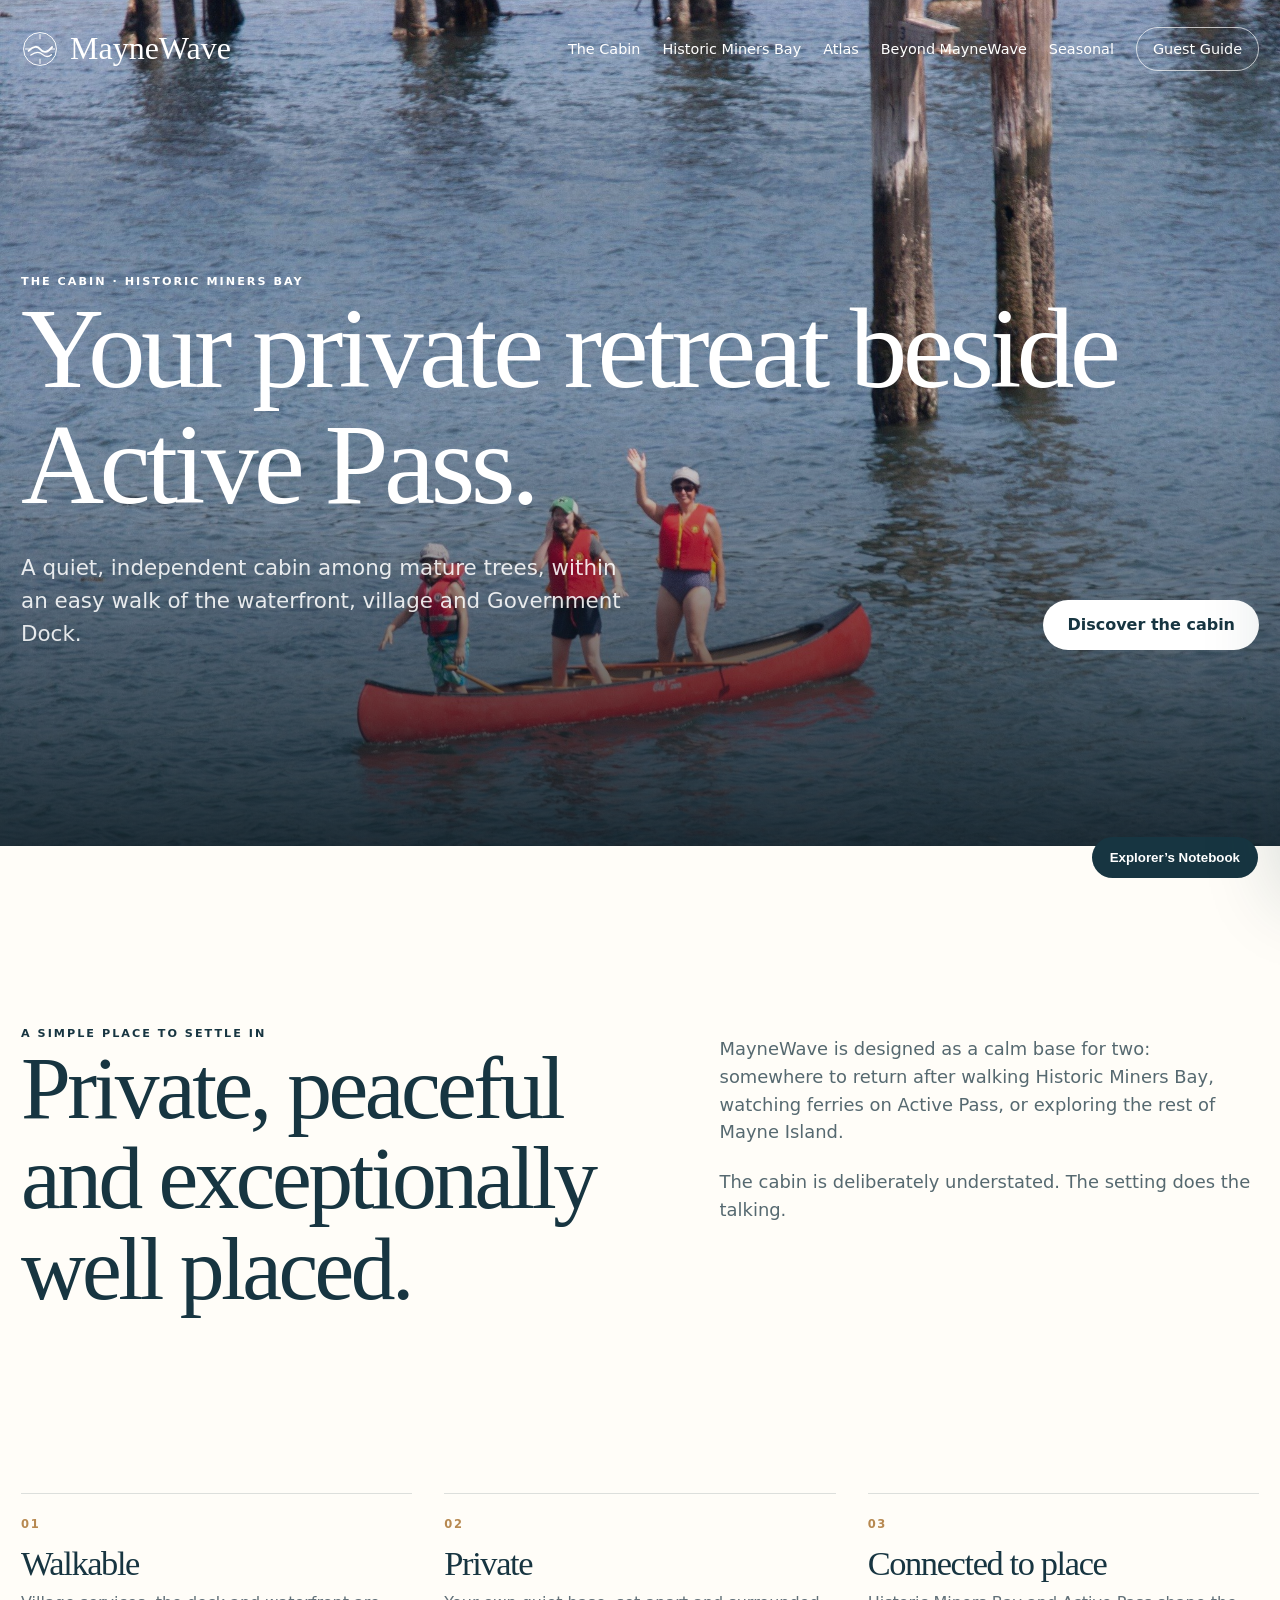
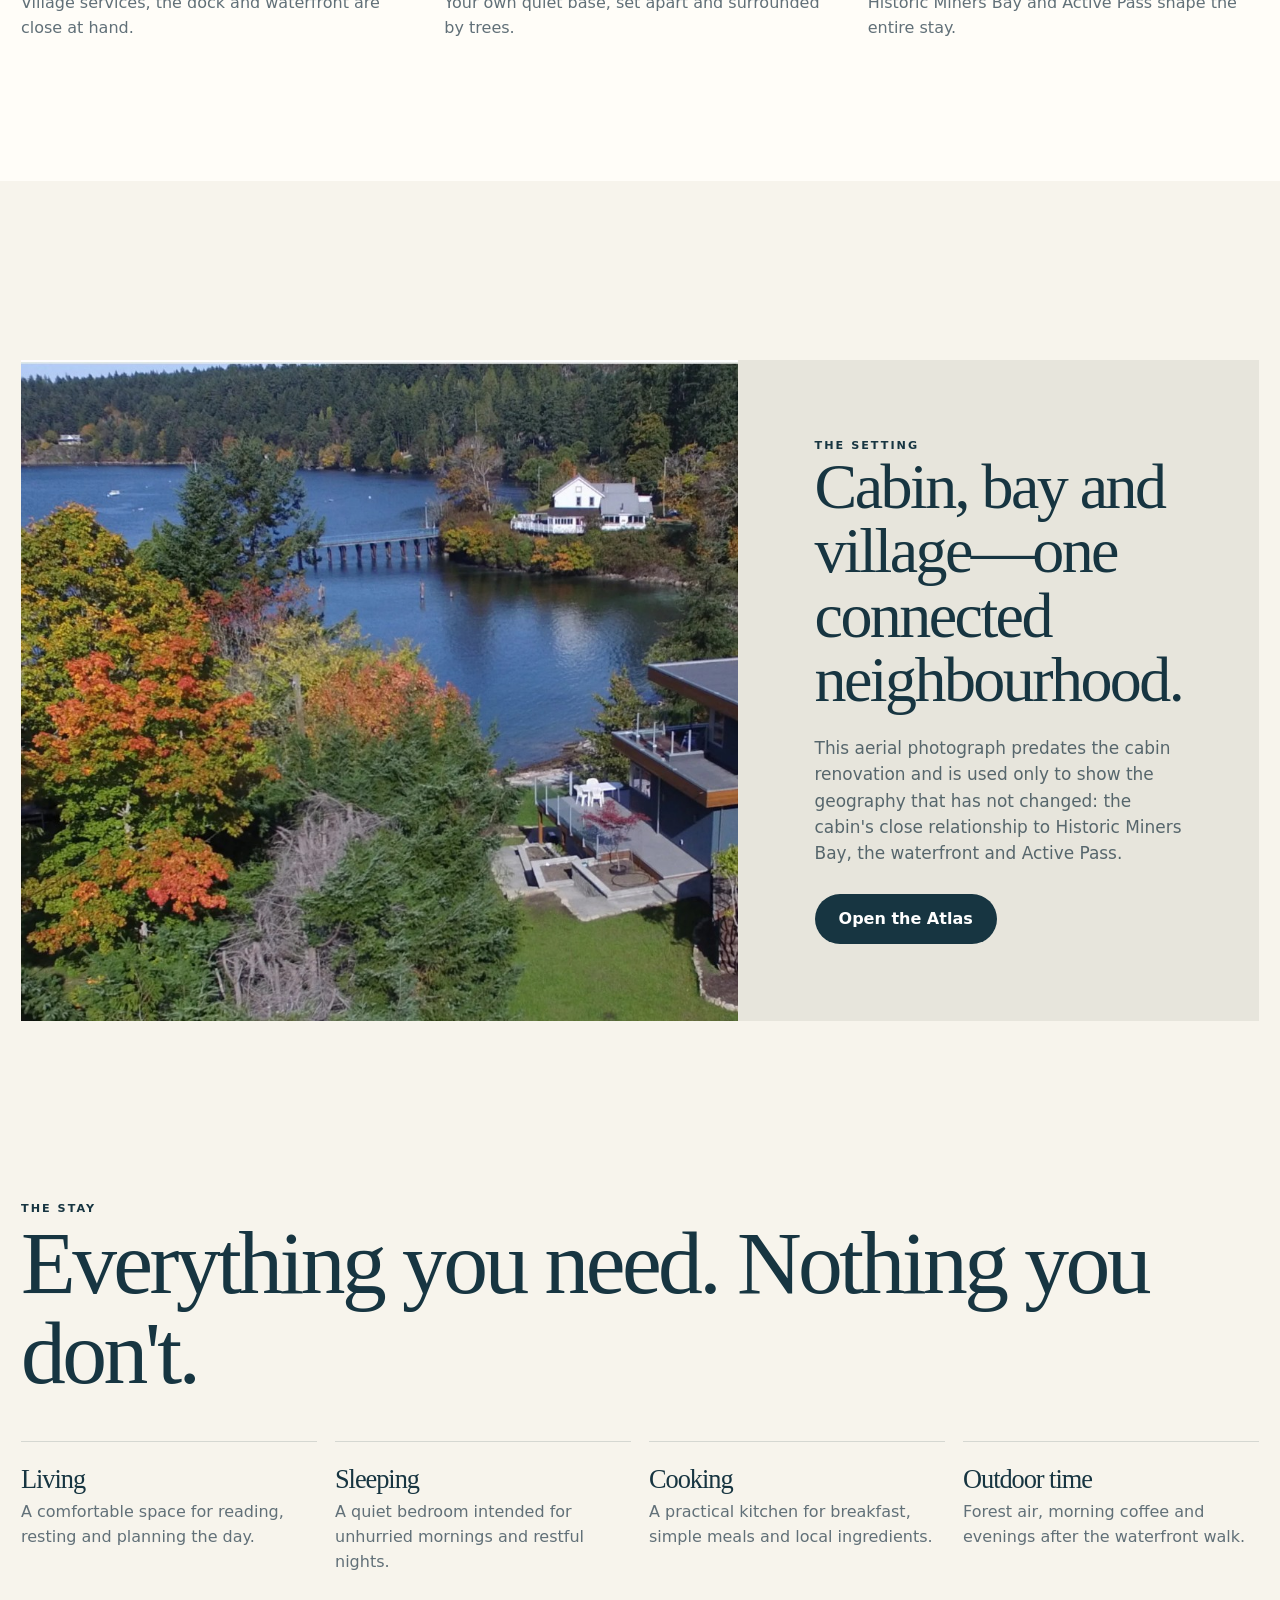
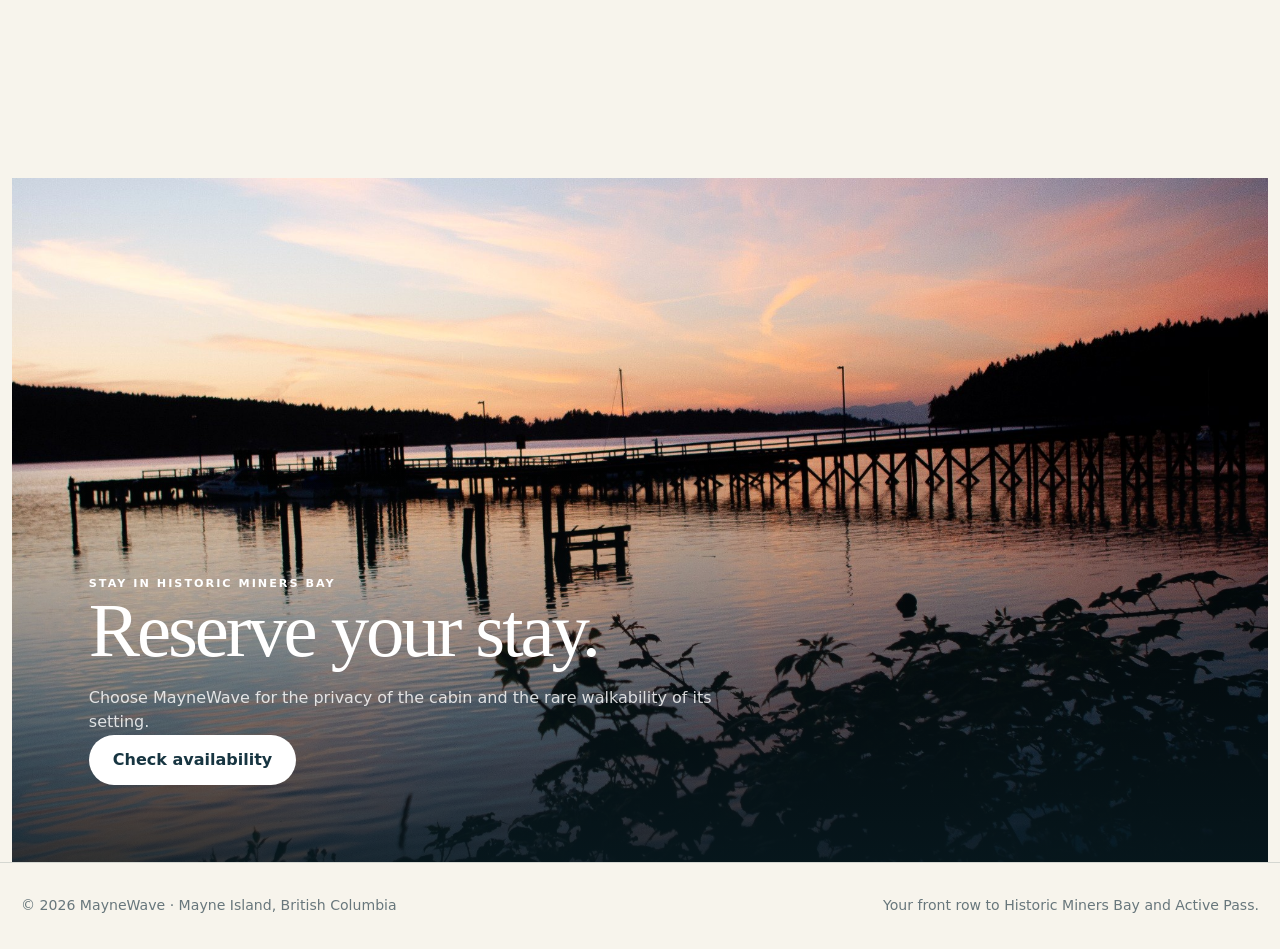
<file: cabin.html>
<!doctype html>
<html lang="en">
<head>
  <meta charset="utf-8">
  <meta name="viewport" content="width=device-width,initial-scale=1">
  <meta name="description" content="Stay at MayneWave, a private cabin in Historic Miners Bay on Active Pass, Mayne Island.">
  <title>The Cabin | MayneWave</title>
  <link rel="stylesheet" href="assets/css/site.css">
</head>
<body>
  <header class="site-header">
    <div class="shell">
      <a class="brand brand-lockup" href="index.html">
        <img class="brand-mark" src="assets/images/maynewave-mark.svg" alt="">
        MayneWave
      </a>
      <nav class="nav" aria-label="Primary navigation">
        <a href="cabin.html" aria-current="page">The Cabin</a>
        <a href="miners-bay.html">Historic Miners Bay</a>
        <a href="atlas.html">Atlas</a>
        <a href="explore.html">Beyond MayneWave</a>
        <a href="seasonal.html">Seasonal</a>
        <a class="pill" href="guest-guide.html">Guest Guide</a>
      </nav>
    </div>
  </header>

  <main>
    <section class="hero hero-cinematic cabin-hero"
      style="background-image:url('assets/images/waterfront.jpg')">
      <div class="shell">
        <div class="eyebrow">The Cabin · Historic Miners Bay</div>
        <h1>Your private retreat beside Active Pass.</h1>
        <div class="hero-row">
          <p>
            A quiet, independent cabin among mature trees, within an easy walk
            of the waterfront, village and Government Dock.
          </p>
          <a class="button" href="#cabin-story">Discover the cabin</a>
        </div>
      </div>
    </section>

    <section class="section cabin-intro reveal" id="cabin-story">
      <div class="shell cabin-intro-grid">
        <div>
          <div class="eyebrow">A simple place to settle in</div>
          <h2>Private, peaceful and exceptionally well placed.</h2>
        </div>
        <div class="cabin-intro-copy">
          <p>
            MayneWave is designed as a calm base for two: somewhere to return
            after walking Historic Miners Bay, watching ferries on Active Pass,
            or exploring the rest of Mayne Island.
          </p>
          <p>
            The cabin is deliberately understated. The setting does the talking.
          </p>
        </div>
      </div>
    </section>

    <section class="cabin-feature-band reveal">
      <div class="shell cabin-feature-grid">
        <article>
          <span>01</span>
          <h3>Walkable</h3>
          <p>Village services, the dock and waterfront are close at hand.</p>
        </article>
        <article>
          <span>02</span>
          <h3>Private</h3>
          <p>Your own quiet base, set apart and surrounded by trees.</p>
        </article>
        <article>
          <span>03</span>
          <h3>Connected to place</h3>
          <p>Historic Miners Bay and Active Pass shape the entire stay.</p>
        </article>
      </div>
    </section>

    <section class="section reveal">
      <div class="shell cabin-setting-grid">
        <div class="cabin-setting-image">
          <img src="assets/images/cabin-setting-before-renovation.jpg"
            alt="Aerial view showing the cabin in the foreground and Historic Miners Bay beyond">
        </div>
        <div class="cabin-setting-copy">
          <div class="eyebrow">The setting</div>
          <h2>Cabin, bay and village—one connected neighbourhood.</h2>
          <p>
            This aerial photograph predates the cabin renovation and is used
            only to show the geography that has not changed: the cabin's close
            relationship to Historic Miners Bay, the waterfront and Active Pass.
          </p>
          <a class="button dark" href="atlas.html">Open the Atlas</a>
        </div>
      </div>
    </section>

    <section class="section cabin-details reveal">
      <div class="shell">
        <div class="eyebrow">The stay</div>
        <h2>Everything you need. Nothing you don't.</h2>
        <div class="grid4">
          <div class="card">
            <h3>Living</h3>
            <p>A comfortable space for reading, resting and planning the day.</p>
          </div>
          <div class="card">
            <h3>Sleeping</h3>
            <p>A quiet bedroom intended for unhurried mornings and restful nights.</p>
          </div>
          <div class="card">
            <h3>Cooking</h3>
            <p>A practical kitchen for breakfast, simple meals and local ingredients.</p>
          </div>
          <div class="card">
            <h3>Outdoor time</h3>
            <p>Forest air, morning coffee and evenings after the waterfront walk.</p>
          </div>
        </div>
      </div>
    </section>

    <section class="fullbleed cabin-cta"
      id="reserve"
      style="background-image:url('assets/images/sunset-dock.jpg')">
      <div class="fullcopy">
        <div class="eyebrow">Stay in Historic Miners Bay</div>
        <h2>Reserve your stay.</h2>
        <p>
          Choose MayneWave for the privacy of the cabin and the rare walkability
          of its setting.
        </p>
        <a class="button" href="#">Check availability</a>
      </div>
    </section>
  </main>

  <footer>
    <div class="shell">
      <div>© <span data-year></span> MayneWave · Mayne Island, British Columbia</div>
      <div>Your front row to Historic Miners Bay and Active Pass.</div>
    </div>
  </footer>

  <script src="assets/js/site.js"></script>
</body>
</html>
</file>
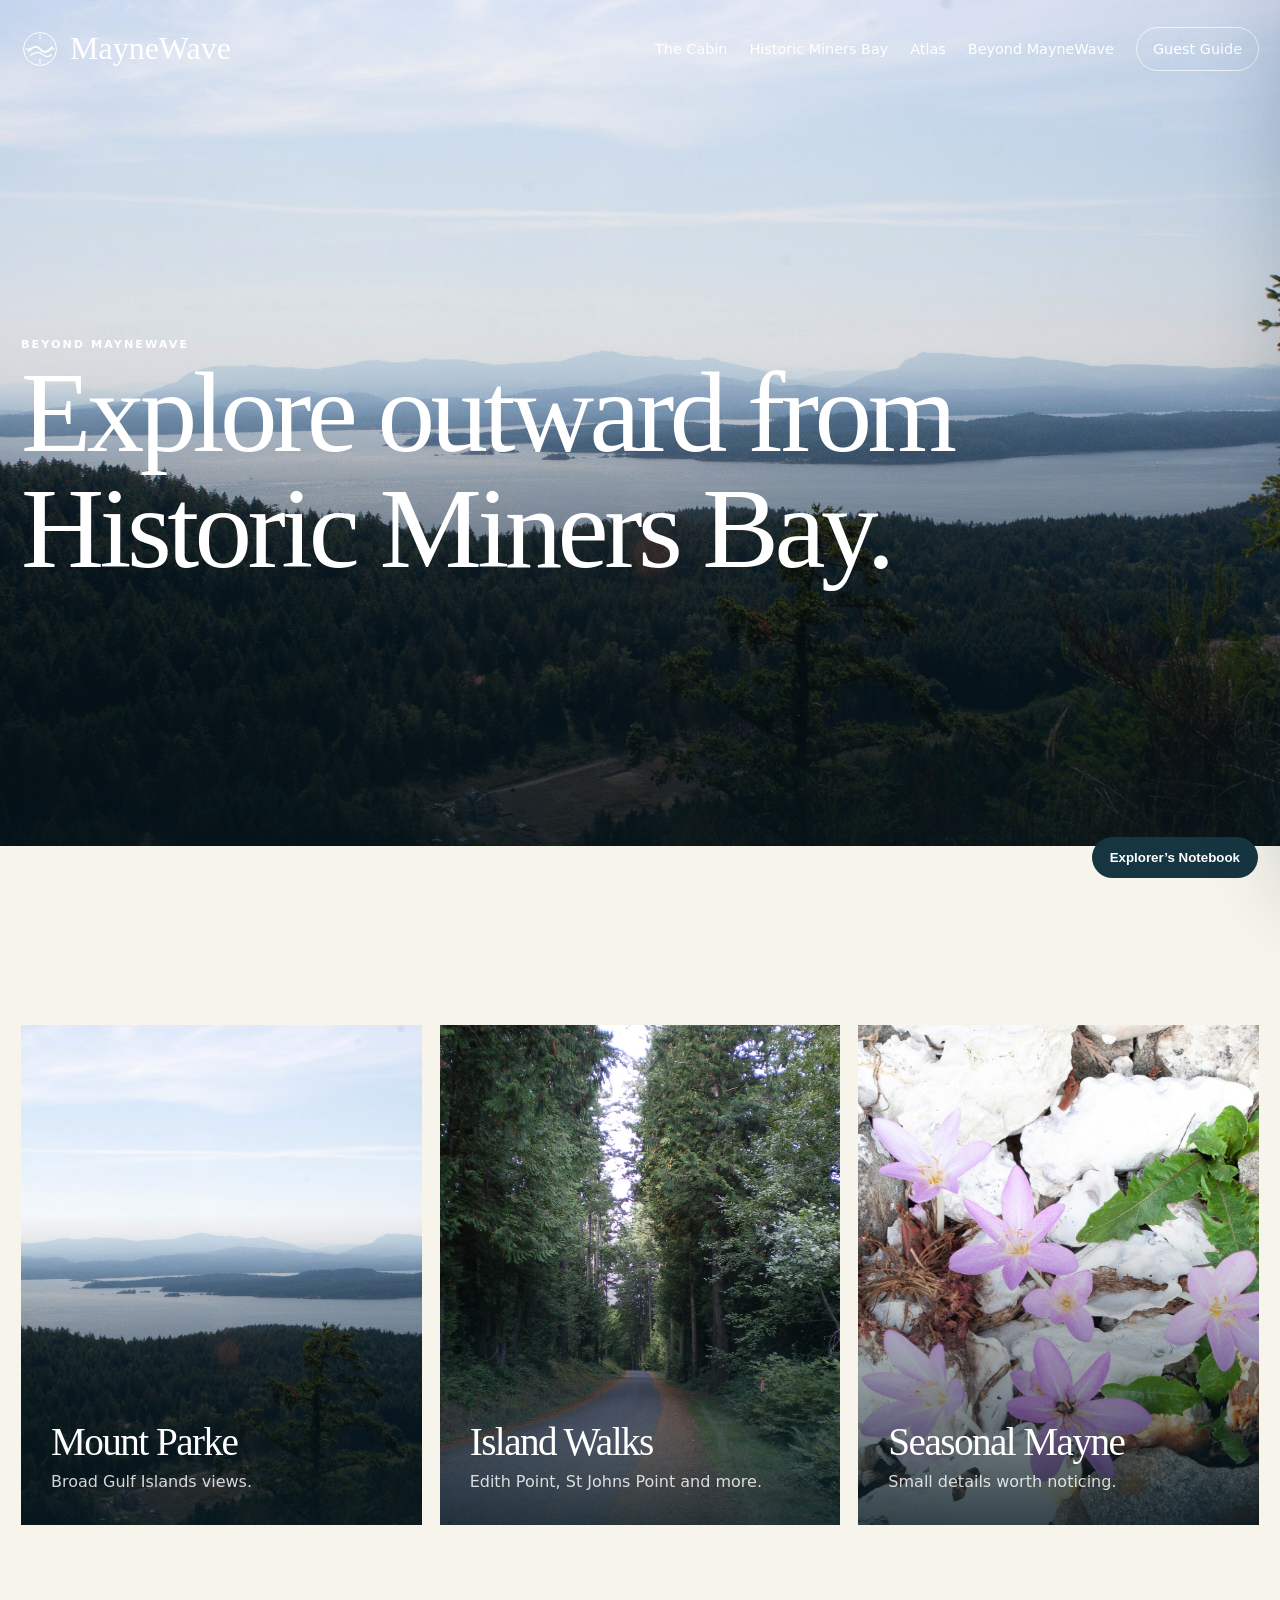
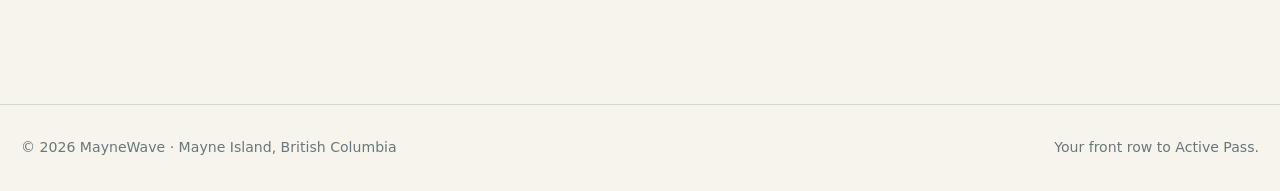
<file: explore.html>
<!doctype html><html><head><meta charset="utf-8"><meta name="viewport" content="width=device-width,initial-scale=1"><title>Beyond MayneWave</title><link rel="stylesheet" href="assets/css/site.css"></head><body><header class="site-header"><div class="shell"><a class="brand brand-lockup" href="index.html"><img class="brand-mark" src="assets/images/maynewave-mark.svg" alt="">MayneWave</a><nav class="nav"><a href="cabin.html">The Cabin</a><a href="miners-bay.html">Historic Miners Bay</a><a href="atlas.html">Atlas</a><a href="explore.html">Beyond MayneWave</a><a class="pill" href="guest-guide.html">Guest Guide</a></nav></div></header><main><section class="hero" style="background-image:url('assets/images/mount-parke.jpg')"><div class="shell"><div class="eyebrow">Beyond MayneWave</div><h1>Explore outward from Historic Miners Bay.</h1></div></section><section class="section"><div class="shell gallery3"><div class="tile" style="background-image:url('assets/images/mount-parke.jpg')"><div><h3>Mount Parke</h3><p>Broad Gulf Islands views.</p></div></div><div class="tile" style="background-image:url('assets/images/forest-road.jpg')"><div><h3>Island Walks</h3><p>Edith Point, St Johns Point and more.</p></div></div><div class="tile" style="background-image:url('assets/images/autumn-crocus.jpg')"><div><h3>Seasonal Mayne</h3><p>Small details worth noticing.</p></div></div></div></section></main><footer><div class="shell"><div>© <span data-year></span> MayneWave · Mayne Island, British Columbia</div><div>Your front row to Active Pass.</div></div></footer><script src="assets/js/site.js"></script></body></html>
</file>
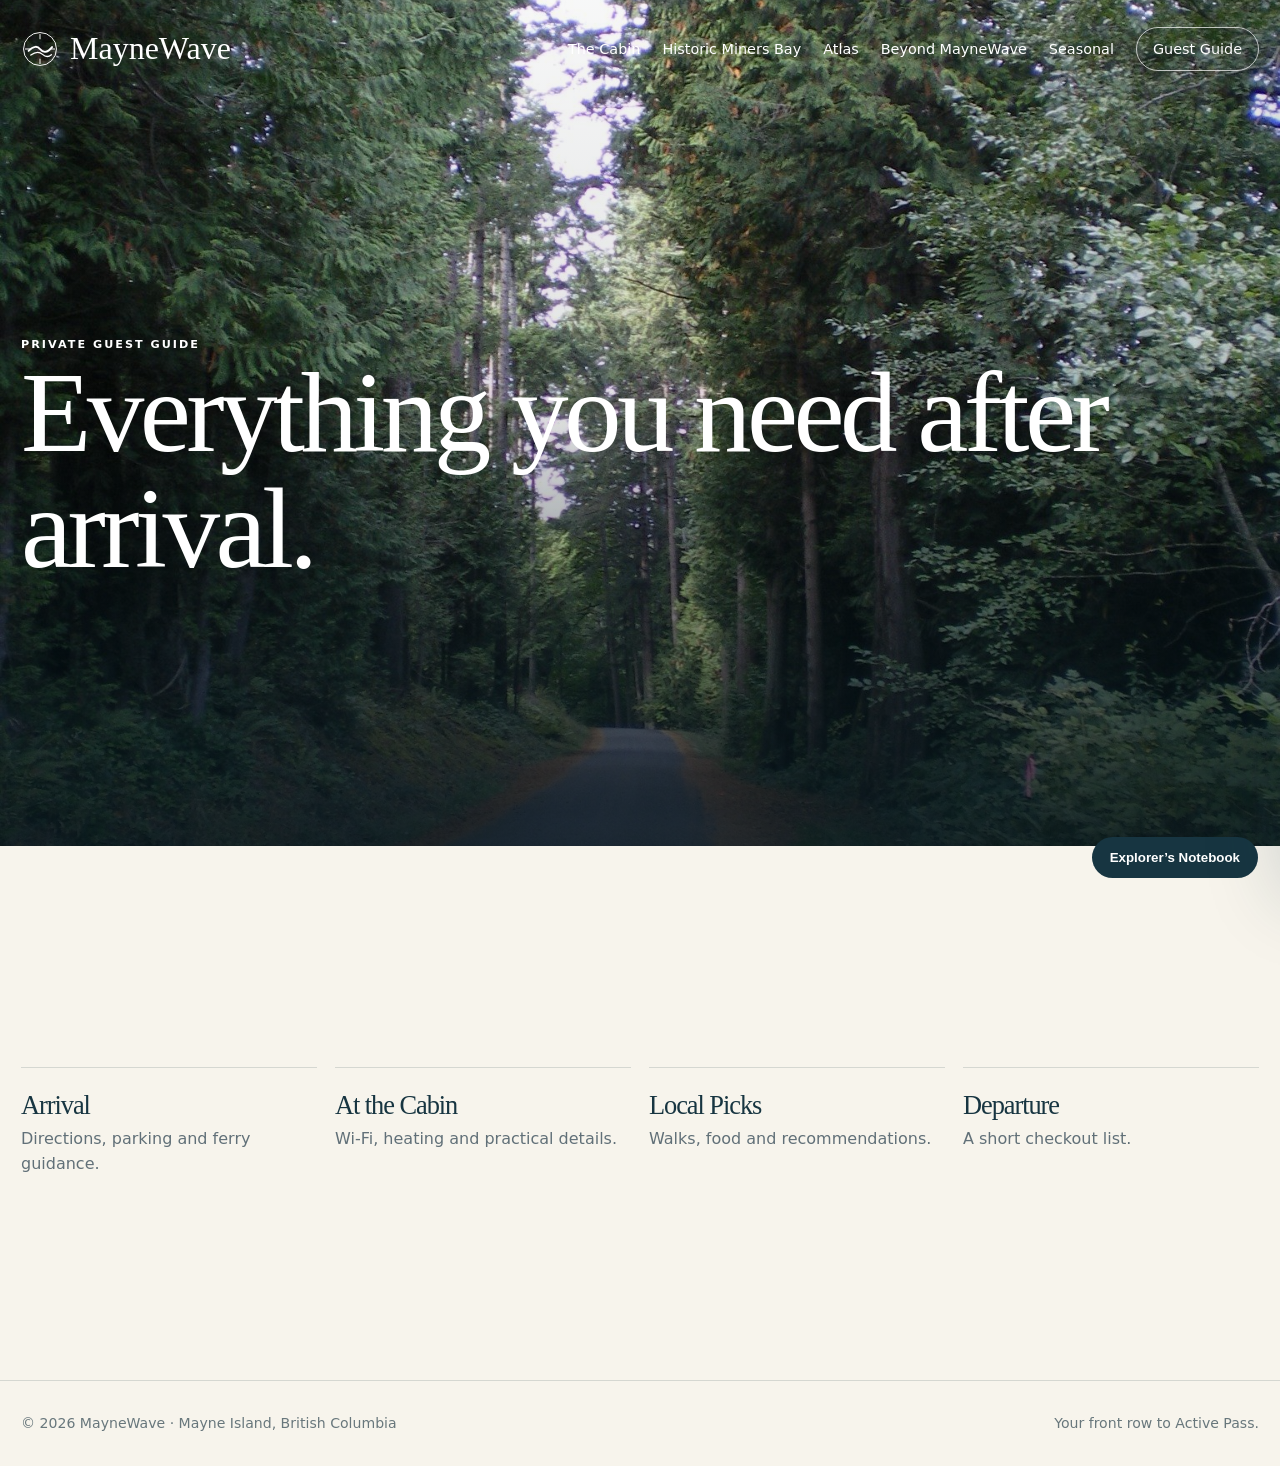
<file: guest-guide.html>
<!doctype html><html><head><meta charset="utf-8"><meta name="viewport" content="width=device-width,initial-scale=1"><title>Guest Guide · MayneWave</title><link rel="stylesheet" href="assets/css/site.css"></head><body><header class="site-header"><div class="shell"><a class="brand brand-lockup" href="index.html"><img class="brand-mark" src="assets/images/maynewave-mark.svg" alt="">MayneWave</a><nav class="nav"><a href="cabin.html">The Cabin</a><a href="miners-bay.html">Historic Miners Bay</a><a href="atlas.html">Atlas</a><a href="explore.html">Beyond MayneWave</a><a href="seasonal.html">Seasonal</a><a class="pill" href="guest-guide.html">Guest Guide</a></nav></div></header><main><section class="hero" style="background-image:url('assets/images/forest-road.jpg')"><div class="shell"><div class="eyebrow">Private Guest Guide</div><h1>Everything you need after arrival.</h1></div></section><section class="section"><div class="shell"><div class="grid4"><div class="card"><h3>Arrival</h3><p>Directions, parking and ferry guidance.</p></div><div class="card"><h3>At the Cabin</h3><p>Wi-Fi, heating and practical details.</p></div><div class="card"><h3>Local Picks</h3><p>Walks, food and recommendations.</p></div><div class="card"><h3>Departure</h3><p>A short checkout list.</p></div></div></div></section></main><footer><div class="shell"><div>© <span data-year></span> MayneWave · Mayne Island, British Columbia</div><div>Your front row to Active Pass.</div></div></footer><script src="assets/js/site.js"></script></body></html>
</file>
<file: assets/css/site.css>
:root{--ink:#173541;--paper:#f7f4ec;--white:#fff;--green:#5f7562;--ocean:#4d7b88;--gold:#b78951;--line:rgba(23,53,65,.15);--serif:Georgia,"Times New Roman",serif;--sans:Inter,system-ui,-apple-system,"Segoe UI",sans-serif}*{box-sizing:border-box}html{scroll-behavior:smooth}body{margin:0;background:var(--paper);color:var(--ink);font-family:var(--sans);line-height:1.55}a{color:inherit;text-decoration:none}img{display:block;width:100%}.shell{width:min(1240px,calc(100% - 42px));margin:auto}.eyebrow{text-transform:uppercase;letter-spacing:.18em;font-size:.7rem;font-weight:760}h1,h2,h3{font-family:var(--serif);font-weight:400;line-height:1.01;letter-spacing:-.04em;margin:0}p{margin:0}.site-header{position:absolute;z-index:20;inset:0 0 auto;padding:24px 0;color:white}.site-header .shell{display:flex;justify-content:space-between;align-items:center}.brand{font-family:var(--serif);font-size:2rem}.nav{display:flex;gap:22px;align-items:center;font-size:.9rem}.nav .pill{border:1px solid rgba(255,255,255,.7);padding:10px 16px;border-radius:999px}.hero{min-height:94svh;display:grid;align-items:end;color:white;position:relative;background:center/cover no-repeat}.hero:after{content:"";position:absolute;inset:0;background:linear-gradient(180deg,rgba(6,21,28,.03),rgba(6,21,28,.12) 48%,rgba(6,21,28,.84))}.hero .shell{position:relative;z-index:1;padding:165px 0 88px}.hero h1{font-size:clamp(4rem,9vw,8.8rem);max-width:1100px}.hero-row{display:flex;justify-content:space-between;gap:30px;align-items:end;margin-top:28px}.hero-row p{max-width:600px;font-size:clamp(1.06rem,2vw,1.34rem);color:rgba(255,255,255,.87)}.button{display:inline-flex;align-items:center;justify-content:center;min-height:50px;padding:0 24px;border-radius:999px;background:white;color:var(--ink);font-weight:760}.button.dark{background:var(--ink);color:white}.section{padding:clamp(100px,14vw,185px) 0}.section h2{font-size:clamp(3rem,7vw,6.4rem)}.lead{max-width:780px;color:#566970;font-size:1.16rem;margin-top:22px}.grid4{display:grid;grid-template-columns:repeat(4,1fr);gap:18px;margin-top:42px}.card{padding:24px 0;border-top:1px solid var(--line)}.card h3{font-size:1.65rem}.card p{color:#617078;margin-top:8px}.fullbleed{width:min(1480px,calc(100% - 24px));margin:auto;min-height:76svh;display:flex;align-items:end;position:relative;color:white;background:center/cover no-repeat}.fullbleed:after{content:"";position:absolute;inset:0;background:linear-gradient(180deg,transparent 40%,rgba(8,27,34,.81))}.fullcopy{position:relative;z-index:1;padding:clamp(36px,6vw,80px);max-width:840px}.fullcopy h2{font-size:clamp(3.2rem,6vw,6rem)}.fullcopy p{margin-top:16px;color:rgba(255,255,255,.82)}.twocol{display:grid;grid-template-columns:1.08fr .92fr;background:#e7e5dc}.photo{min-height:640px;background:center/cover no-repeat}.copy{padding:clamp(45px,7vw,95px);display:flex;flex-direction:column;justify-content:center}.copy h2{font-size:clamp(3rem,5.8vw,5.7rem)}.copy p{margin-top:22px;color:#56666c}.gallery3{display:grid;grid-template-columns:repeat(3,1fr);gap:18px}.tile{min-height:500px;position:relative;display:flex;align-items:end;padding:30px;color:white;background:center/cover no-repeat}.tile:after{content:"";position:absolute;inset:0;background:linear-gradient(180deg,transparent 38%,rgba(7,26,34,.82))}.tile>div{position:relative;z-index:1}.tile h3{font-size:2.45rem}.tile p{margin-top:9px;color:rgba(255,255,255,.82)}.map-layout{display:grid;grid-template-columns:1.45fr .55fr;background:white;box-shadow:0 24px 70px rgba(24,55,68,.13);min-height:720px}#map{min-height:720px}.map-panel{padding:32px;display:flex;flex-direction:column}.map-panel h2{font-size:clamp(2.2rem,4vw,3.6rem)}.map-panel img{margin-top:24px;aspect-ratio:1.35/1;object-fit:cover}.map-panel p{color:#566970}.place-list{margin-top:22px;border-top:1px solid var(--line)}.place-row{display:flex;justify-content:space-between;gap:15px;padding:14px 0;border-bottom:1px solid var(--line);cursor:pointer}.place-row small{color:#68787f}.pin{width:26px;height:26px;border-radius:50%;border:3px solid white;box-shadow:0 3px 10px rgba(0,0,0,.3)}.pin.home{background:var(--ink)}.pin.booking{background:var(--green)}footer{padding:32px 0;border-top:1px solid var(--line);font-size:.88rem;color:#68777c}footer .shell{display:flex;justify-content:space-between;gap:20px}.reveal{opacity:0;transform:translateY(18px);transition:.65s}.reveal.visible{opacity:1;transform:none}@media(max-width:940px){.nav a:not(.pill){display:none}.hero-row{display:block}.hero-row .button{margin-top:26px}.grid4,.gallery3,.twocol,.map-layout{grid-template-columns:1fr}.photo{min-height:470px}#map{min-height:560px}}@media(max-width:560px){.grid4{grid-template-columns:1fr}}

.studio-body{background:#eef1ed}
.studio-header{position:static;background:var(--ink);color:white}
.studio-wrap{width:min(1500px,calc(100% - 32px));margin:28px auto 70px}
.studio-actions{display:flex;flex-wrap:wrap;gap:10px;margin:20px 0}
.studio-actions button,.studio-actions label{border:1px solid var(--line);background:white;color:var(--ink);padding:10px 15px;border-radius:999px;cursor:pointer;font-weight:750}
.studio-actions .primary{background:var(--ink);color:white}
.studio-grid{display:grid;grid-template-columns:330px minmax(0,1fr);background:white;box-shadow:var(--shadow);min-height:760px}
.studio-list{border-right:1px solid var(--line);padding:20px;overflow:auto}
.studio-search{width:100%;padding:11px;border:1px solid var(--line);margin-bottom:14px}
.studio-item{padding:13px 4px;border-bottom:1px solid var(--line);cursor:pointer}
.studio-item.active{color:var(--ocean)}
.studio-item strong{display:block}
.studio-item small{color:#708087}
.studio-editor{display:grid;grid-template-columns:minmax(0,.9fr) minmax(380px,1.1fr)}
.studio-form{padding:28px;border-right:1px solid var(--line)}
.studio-map{min-height:760px}
.form-grid{display:grid;gap:13px;margin-top:22px}
.form-row{display:grid;grid-template-columns:1fr 1fr;gap:10px}
.form-field label{display:block;font-size:.72rem;font-weight:750;text-transform:uppercase;letter-spacing:.09em;margin-bottom:5px}
.form-field input,.form-field textarea,.form-field select{width:100%;padding:10px;border:1px solid var(--line);background:white}
.form-field textarea{min-height:100px;resize:vertical}
.audience-boxes{display:grid;gap:7px}
.audience-boxes label{display:flex;gap:8px;align-items:center}
.audience-boxes input{width:auto}
.studio-note{margin-top:18px;padding:14px;background:#f0eee5;border-left:4px solid var(--gold);font-size:.88rem}
.studio-status{margin-top:13px;color:#66767c;font-size:.83rem}
.preview-card{margin-top:24px;border-top:1px solid var(--line);padding-top:18px}
.preview-card img{aspect-ratio:1.35/1;object-fit:cover;background:#e7e9e4}
.preview-card h3{font-size:2rem;margin-top:14px}
@media(max-width:1050px){.studio-grid{grid-template-columns:1fr}.studio-list{border-right:0;border-bottom:1px solid var(--line);max-height:320px}.studio-editor{grid-template-columns:1fr}.studio-form{border-right:0}.studio-map{min-height:560px}}

.route-toolbar{display:flex;gap:10px;flex-wrap:wrap;margin:18px 0 24px}
.route-button{border:1px solid var(--line);background:white;color:var(--ink);padding:9px 14px;border-radius:999px;font-weight:750;cursor:pointer}
.route-button.active{background:var(--ink);color:white}
.route-card{padding:16px 0;border-bottom:1px solid var(--line);cursor:pointer}
.route-card strong{display:block;font-family:var(--serif);font-size:1.25rem;font-weight:400}
.route-card small{color:#66767c}
.route-swatch{display:inline-block;width:10px;height:10px;border-radius:50%;margin-right:7px}
.route-summary{margin-top:18px;padding:16px;background:#f0eee5;border-left:4px solid var(--gold)}
.route-summary h3{font-size:1.8rem}
.route-summary p{margin-top:8px;color:var(--ink-soft)}
.route-summary .route-meta{margin-top:9px;text-transform:uppercase;letter-spacing:.12em;font-size:.72rem;font-weight:750}
.leaflet-interactive.route-line{stroke-linecap:round;stroke-linejoin:round}
.studio-route-list{margin-top:18px;border-top:1px solid var(--line)}
.studio-route-item{padding:12px 0;border-bottom:1px solid var(--line);cursor:pointer}
.studio-route-item.active{color:var(--ocean)}
.studio-route-form{margin-top:18px;padding-top:18px;border-top:1px solid var(--line)}

.brand-lockup{display:flex;align-items:center;gap:11px}
.brand-mark{width:38px;height:38px;filter:brightness(0) invert(1)}
.field-atlas-intro{display:grid;grid-template-columns:.7fr 1.3fr;gap:7vw;align-items:end;margin-bottom:34px}
.field-atlas-intro h2{font-size:clamp(3rem,7vw,6rem)}
.field-atlas-kicker{max-width:460px;color:var(--ink-soft)}
.journal-panel{background:#fffdf8}
.journal-label{margin-top:10px;text-transform:uppercase;letter-spacing:.14em;font-size:.72rem;font-weight:760;color:var(--ocean)}
.journal-facts{display:grid;grid-template-columns:1fr 1fr;gap:12px;margin-top:16px}
.journal-fact{padding:12px 0;border-top:1px solid var(--line)}
.journal-fact strong{display:block;font-size:.75rem;text-transform:uppercase;letter-spacing:.1em}
.journal-fact span{display:block;margin-top:4px;color:var(--ink-soft)}
.field-note-card{margin-top:20px;padding:18px;background:#f0eee5;border-left:4px solid var(--ocean)}
.field-note-card .label{text-transform:uppercase;letter-spacing:.13em;font-size:.7rem;font-weight:760}
.field-note-card p{margin-top:7px;color:var(--ink)}
.custom-pin{width:32px;height:32px;border-radius:50%;display:grid;place-items:center;border:2px solid #fff;box-shadow:0 4px 12px rgba(0,0,0,.28);font-size:15px;background:var(--green);color:white}
.custom-pin.home{background:var(--ink)}
.custom-pin.waterfront{background:var(--ocean)}
.custom-pin.services{background:var(--gold)}
.custom-pin.history{background:#7a5c42}
.custom-pin.transport{background:#51626b}
.custom-pin.walks{background:var(--green)}
.route-story{margin:18px 0 0;padding:0;list-style:none;border-top:1px solid var(--line)}
.route-story li{padding:11px 0;border-bottom:1px solid var(--line);color:var(--ink-soft)}
.field-note-strip{padding:34px 0;background:var(--ink);color:white}
.field-note-strip .shell{display:flex;align-items:center;justify-content:space-between;gap:24px}
.field-note-strip p{font-family:var(--serif);font-size:clamp(1.5rem,3vw,2.4rem);max-width:900px}
.field-note-strip small{text-transform:uppercase;letter-spacing:.14em;opacity:.65}
@media(max-width:940px){
 .field-atlas-intro{grid-template-columns:1fr}
 .journal-facts{grid-template-columns:1fr}
 .field-note-strip .shell{display:block}
 .field-note-strip small{display:block;margin-top:14px}
}

/* Edition Three — Sense of Place */
.hero-cinematic .shell{animation:heroReveal 1.3s ease both}
.hero-cinematic::before{content:"";position:absolute;inset:0;background:rgba(247,244,236,.22);animation:fogLift 2.4s ease forwards;z-index:1}
.hero-cinematic .shell{z-index:2}
@keyframes fogLift{from{opacity:1}to{opacity:0}}
@keyframes heroReveal{from{opacity:0;transform:translateY(14px)}to{opacity:1;transform:none}}
.notebook-toggle{position:fixed;right:22px;bottom:22px;z-index:60;border:0;border-radius:999px;background:var(--ink);color:white;padding:13px 18px;box-shadow:var(--shadow);font-weight:760;cursor:pointer}
.notebook-drawer{position:fixed;z-index:70;right:0;top:0;height:100%;width:min(430px,100%);background:#fffdf8;box-shadow:-24px 0 70px rgba(24,55,68,.18);transform:translateX(105%);transition:transform .35s ease;display:flex;flex-direction:column}
.notebook-drawer.open{transform:none}
.notebook-head{padding:24px;border-bottom:1px solid var(--line);display:flex;justify-content:space-between;align-items:center}
.notebook-head h2{font-size:2.2rem}
.notebook-close{border:0;background:none;font-size:1.6rem;cursor:pointer;color:var(--ink)}
.notebook-list{padding:8px 24px 30px;overflow:auto}
.notebook-entry{padding:18px 0;border-bottom:1px solid var(--line)}
.notebook-entry strong{font-family:var(--serif);font-size:1.35rem;font-weight:400;display:block}
.notebook-entry p{margin-top:8px;color:var(--ink-soft)}
.filter-bar{display:flex;flex-wrap:wrap;gap:10px;margin:20px 0 24px}
.filter-button{border:1px solid var(--line);background:white;color:var(--ink);padding:9px 14px;border-radius:999px;font-weight:760;cursor:pointer}
.filter-button.active{background:var(--ink);color:white}
.seasonal-hero-note{position:absolute;z-index:3;right:clamp(20px,5vw,70px);bottom:24px;max-width:330px;text-align:right;color:rgba(255,255,255,.78);font-size:.82rem}
.five-minutes{background:#ece8dd}
.experience-grid{display:grid;grid-template-columns:repeat(3,1fr);gap:18px;margin-top:40px}
.experience{padding:24px;border-top:1px solid var(--line)}
.experience h3{font-size:2rem}
.experience p{margin-top:10px;color:var(--ink-soft)}
.page-fade{animation:pageIn .45s ease both}
@keyframes pageIn{from{opacity:0}to{opacity:1}}
@media(max-width:940px){
 .experience-grid{grid-template-columns:1fr}
 .seasonal-hero-note{position:static;text-align:left;padding:0 21px 26px}
}


/* Release 0.4 — Cabin Experience */
.cabin-hero{background-position:center 56%}
.cabin-intro{background:#fffdf8}
.cabin-intro-grid{display:grid;grid-template-columns:1.05fr .95fr;gap:8vw;align-items:start}
.cabin-intro-copy{padding-top:10px}
.cabin-intro-copy p{font-size:1.12rem;color:#566970}
.cabin-intro-copy p+p{margin-top:22px}
.cabin-feature-band{padding:0 0 clamp(90px,11vw,150px);background:#fffdf8}
.cabin-feature-grid{display:grid;grid-template-columns:repeat(3,1fr);gap:32px}
.cabin-feature-grid article{border-top:1px solid var(--line);padding-top:22px}
.cabin-feature-grid span{display:block;font-size:.72rem;letter-spacing:.14em;color:var(--gold);font-weight:760}
.cabin-feature-grid h3{font-size:2.15rem;margin-top:12px}
.cabin-feature-grid p{margin-top:10px;color:#617078}
.cabin-setting-grid{display:grid;grid-template-columns:1.2fr .8fr;background:#e7e5dc}
.cabin-setting-image img{height:100%;min-height:650px;object-fit:cover}
.cabin-setting-copy{padding:clamp(42px,6vw,84px);display:flex;flex-direction:column;justify-content:center}
.cabin-setting-copy h2{font-size:clamp(2.8rem,5vw,5.1rem)}
.cabin-setting-copy p{margin-top:22px;color:#56666c;font-size:1.06rem}
.cabin-setting-copy .button{align-self:flex-start;margin-top:28px}
.cabin-details{padding-top:0}
.cabin-cta{margin-top:0}
@media(max-width:940px){
  .cabin-intro-grid,.cabin-setting-grid,.cabin-feature-grid{grid-template-columns:1fr}
  .cabin-feature-grid{gap:22px}
  .cabin-setting-image img{min-height:420px}
}
</file>
